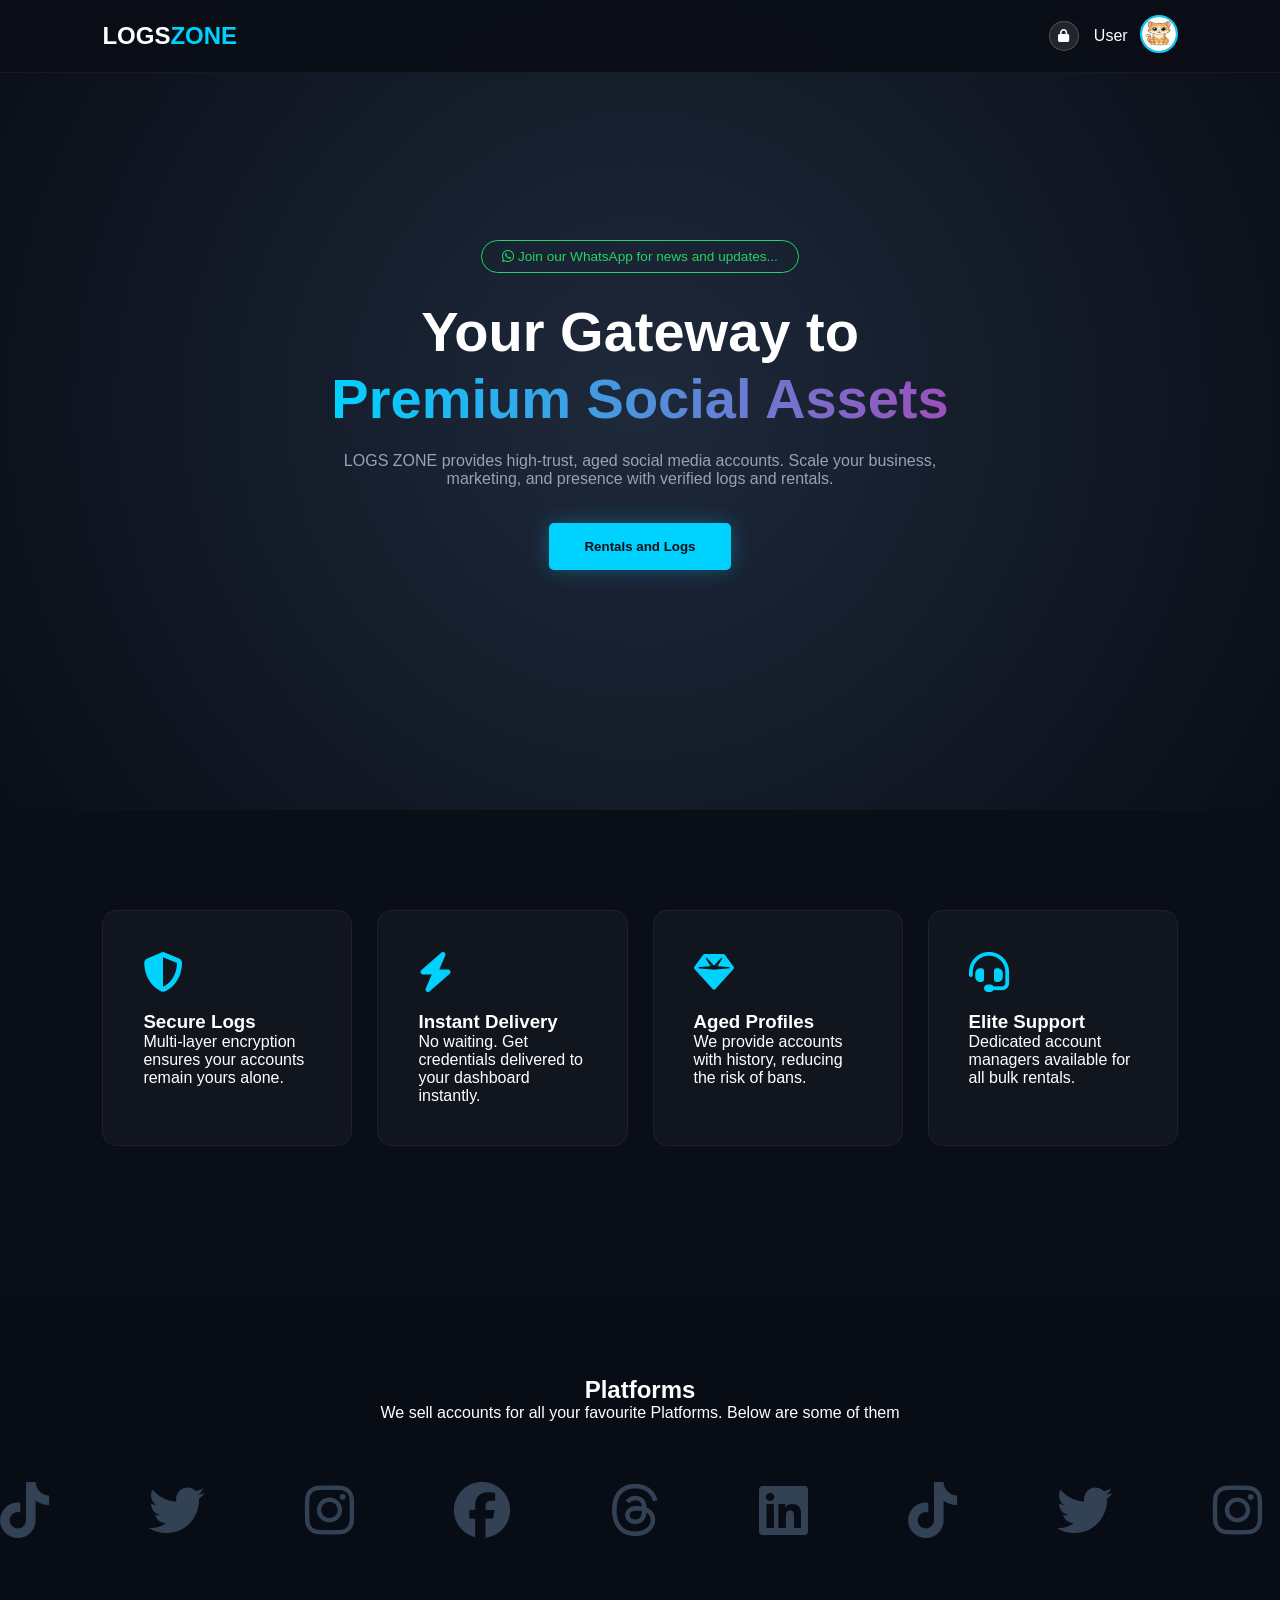
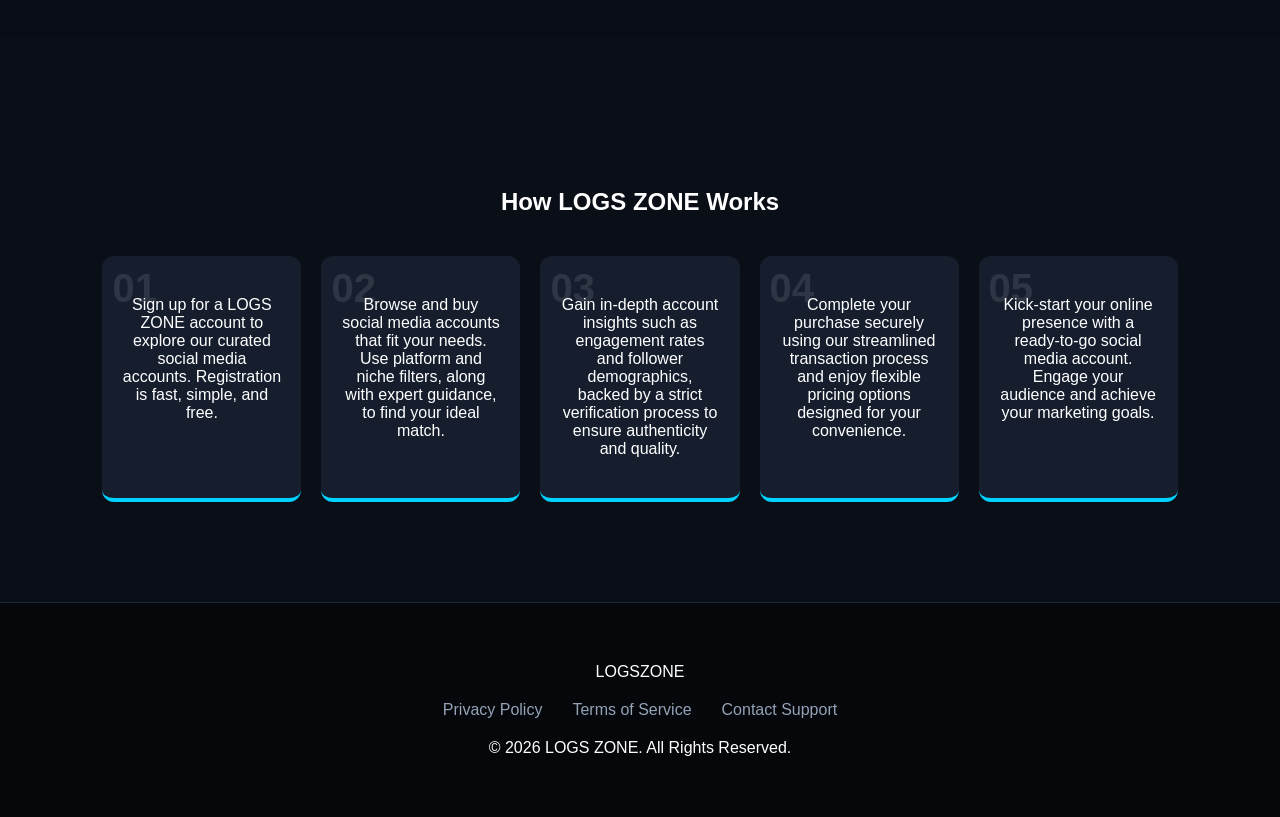
<file: index.html>
<!DOCTYPE html>
<html lang="en">
<head>
    <meta charset="UTF-8">
    <meta name="viewport" content="width=device-width, initial-scale=1.0">
    <title>LOGS ZONE | Premium Marketplace</title>
    <link rel="stylesheet" href="style.css.css">
    <link rel="stylesheet" href="https://cdnjs.cloudflare.com/ajax/libs/font-awesome/6.4.0/css/all.min.css">
    <style>
        /* Admin Button Styling */
        .admin-btn {
            width: 30px;
            height: 30px;
            border-radius: 50%;
            background: rgba(255, 255, 255, 0.1);
            border: 1px solid rgba(255, 255, 255, 0.2);
            color: white;
            display: flex;
            align-items: center;
            justify-content: center;
            cursor: pointer;
            transition: 0.3s;
            margin-right: 15px;
            font-size: 0.8rem;
        }

        .admin-btn:hover {
            background: var(--gradient, #007bff); /* Falls back to blue if var not defined */
            transform: scale(1.1);
        }

        .nav-right {
            display: flex;
            align-items: center;
        }

        /* --- POPUP MODAL STYLING --- */
        .modal {
            display: none; 
            position: fixed; 
            z-index: 1000; 
            left: 0;
            top: 0;
            width: 100%; 
            height: 100%; 
            background-color: rgba(0,0,0,0.8);
            backdrop-filter: blur(5px);
        }

        .modal-content {
            background-color: #1a1a1a;
            margin: 10% auto;
            padding: 30px;
            border: 1px solid #333;
            width: 80%;
            max-width: 500px;
            border-radius: 15px;
            color: white;
            position: relative;
            box-shadow: 0 0 20px rgba(0,0,0,0.5);
            line-height: 1.6;
        }

        .close-btn {
            position: absolute;
            top: 15px;
            left: 15px; /* X at the top corner left as requested */
            color: #aaa;
            font-size: 24px;
            font-weight: bold;
            cursor: pointer;
        }

        .close-btn:hover {
            color: #fff;
        }

        .modal-h3 {
            margin-top: 10px;
            color: #007bff;
        }
    </style>
</head>
<body>

    <nav class="navbar">
        <div class="logo">LOGS<span>ZONE</span></div>
        <div class="nav-right">
            <div class="admin-btn" onclick="checkAdminAccess()" title="Admin Access">
                <i class="fas fa-lock"></i>
            </div>

            <div class="user-trigger" id="userMenu">
                <span>User</span>
                <div class="avatar">
                    <img src="WhatsApp Image 2026-02-07 at 7.15.45 AM.jpeg" alt="User">
                </div>
                <div class="dropdown" id="dropdownMenu">
                    <a href="sign.html.html"><i class="fas fa-wallet"></i> Wallet</a>
                </div>
            </div>
        </div>
    </nav>

    <header class="hero">
        <div class="hero-content">
            <a href="http://chat.whatsapp.com/KeNfcKfMX1ACoRbmZtZn3e" class="wa-badge">
                <i class="fab fa-whatsapp"></i> Join our WhatsApp for news and updates...
            </a>
            <h1>Your Gateway to <br><span class="gradient-text">Premium Social Assets</span></h1>
            <p> LOGS ZONE provides high-trust, aged social media accounts. Scale your business, marketing, and presence with verified logs and rentals.</p>
            <button class="glow-button" onclick="window.location.href='sign.html.html'">Rentals and Logs</button>
        </div>
    </header>

    <section class="info-section">
        <div class="creative-grid">
            <div class="glass-card reveal">
                <div class="icon-box"><i class="fas fa-shield-halved"></i></div>
                <h3>Secure Logs</h3>
                <p>Multi-layer encryption ensures your accounts remain yours alone.</p>
            </div>
            <div class="glass-card reveal">
                <div class="icon-box"><i class="fas fa-bolt"></i></div>
                <h3>Instant Delivery</h3>
                <p>No waiting. Get credentials delivered to your dashboard instantly.</p>
            </div>
            <div class="glass-card reveal">
                <div class="icon-box"><i class="fas fa-gem"></i></div>
                <h3>Aged Profiles</h3>
                <p>We provide accounts with history, reducing the risk of bans.</p>
            </div>
            <div class="glass-card reveal">
                <div class="icon-box"><i class="fas fa-headset"></i></div>
                <h3>Elite Support</h3>
                <p>Dedicated account managers available for all bulk rentals.</p>
            </div>
        </div>
    </section>

    <section class="platforms-section">
        <div class="section-title">
            <h2>Platforms</h2>
            <p>We sell accounts for all your favourite Platforms. Below are some of them</p>
        </div>
        <div class="ticker-container">
            <div class="ticker-track">
                <i class="fab fa-tiktok"></i>
                <i class="fab fa-twitter"></i>
                <i class="fab fa-instagram"></i>
                <i class="fab fa-facebook"></i>
                <i class="fab fa-threads"></i>
                <i class="fab fa-linkedin"></i>
                <i class="fab fa-tiktok"></i>
                <i class="fab fa-twitter"></i>
                <i class="fab fa-instagram"></i>
                <i class="fab fa-facebook"></i>
                <i class="fab fa-threads"></i>
                <i class="fab fa-linkedin"></i>
            </div>
        </div>
    </section>

    <section class="how-it-works">
        <div class="section-title">
            <h2>How LOGS ZONE Works</h2>
        </div>
        <div class="steps-container">
            <div class="step-card reveal">
                <div class="step-num">01</div>
                <p>Sign up for a LOGS ZONE account to explore our curated social
                      media accounts. Registration is fast, simple, and free.</p>
            </div>
            <div class="step-card reveal">
                <div class="step-num">02</div>
                <p>Browse and buy social media accounts that fit your needs. Use platform and niche filters, 
                    along with expert guidance, to find your ideal match.</p>
            </div>
            <div class="step-card reveal">
                <div class="step-num">03</div>
                <p>Gain in-depth account insights such as engagement rates and follower demographics, 
                    backed by a strict verification process to ensure authenticity and quality.</p>
            </div>
            <div class="step-card reveal">
                <div class="step-num">04</div>
                <p>Complete your purchase securely using our streamlined transaction process
                      and enjoy flexible pricing options designed for your convenience.</p>
            </div>
            <div class="step-card reveal">
                <div class="step-num">05</div>
                <p>Kick-start your online presence with a ready-to-go social media account. 
                    Engage your audience and achieve your marketing goals.</p>
            </div>
        </div>
    </section>

    <footer>
        <div class="footer-inner">
            <div class="footer-logo">LOGS<span>ZONE</span></div>
            <ul class="footer-links">
                <li><a href="javascript:void(0)" onclick="openModal('privacyModal')">Privacy Policy</a></li>
                <li><a href="javascript:void(0)" onclick="openModal('termsModal')">Terms of Service</a></li>
                <li><a href="javascript:void(0)" onclick="openModal('supportModal')">Contact Support</a></li>
            </ul>
            <p>&copy; 2026 LOGS ZONE. All Rights Reserved.</p>
        </div>
    </footer>

    <div id="privacyModal" class="modal">
        <div class="modal-content">
            <span class="close-btn" onclick="closeModal('privacyModal')">&times;</span>
            <h3 class="modal-h3">Privacy Policy</h3>
            <p>At LOGS ZONE, your privacy is our priority. We use industry-standard encryption to protect your personal data and transaction history. We do not share your information with third parties without your explicit consent.</p>
        </div>
    </div>

    <div id="termsModal" class="modal">
        <div class="modal-content">
            <span class="close-btn" onclick="closeModal('termsModal')">&times;</span>
            <h3 class="modal-h3">Terms of Service</h3>
            <p>By using LOGS ZONE, you agree to our terms. All sales are final once credentials are delivered. Accounts should be used for legitimate marketing purposes only. We are not responsible for any misuse of accounts post-purchase.</p>
        </div>
    </div>

    <div id="supportModal" class="modal">
        <div class="modal-content">
            <span class="close-btn" onclick="closeModal('supportModal')">&times;</span>
            <h3 class="modal-h3">Contact Support</h3>
            <p>Having issues or need a custom order? Contact our elite support team:</p>
            <p style="font-size: 1.2rem; font-weight: bold; margin-top: 10px;">
               <i class="fas fa-phone"></i> +234 901 380 0994
            </p>
        </div>
    </div>

    <script src="script.js"></script>
    <script>
        function checkAdminAccess() {
            const passcode = prompt("Please enter admin passcode:");
            if (passcode === "bigL$$") {
                window.location.href = "admin.html.html"; 
            } else {
                alert("Unavailable to users.");
            }
        }

        // Functions for the Footer Popups
        function openModal(modalId) {
            document.getElementById(modalId).style.display = "block";
        }

        function closeModal(modalId) {
            document.getElementById(modalId).style.display = "none";
        }

        // Close modal if user clicks outside of it
        window.onclick = function(event) {
            if (event.target.className === 'modal') {
                event.target.style.display = "none";
            }
        }
    </script>
</body>
</html>
</file>
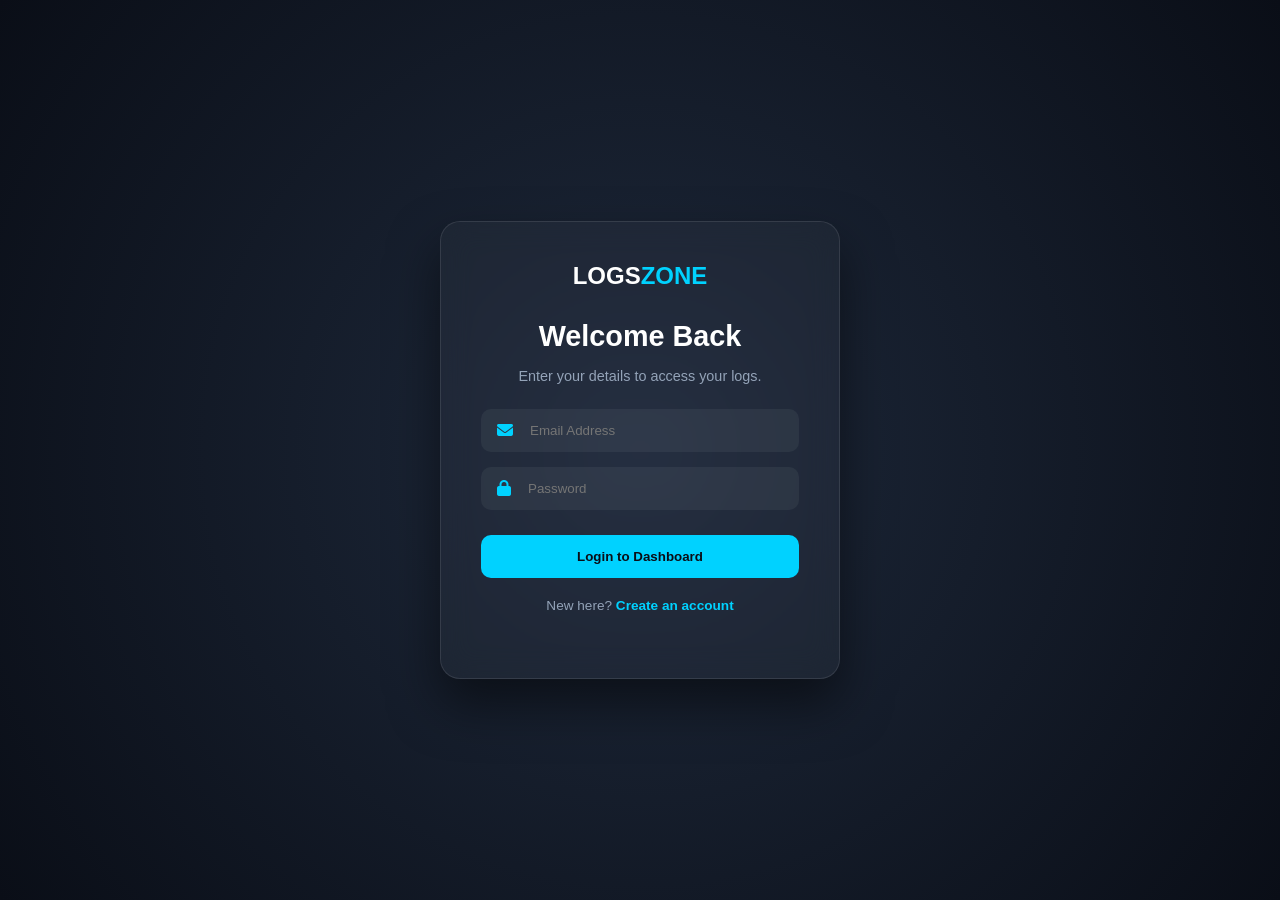
<file: sign.html.html>
<!DOCTYPE html>
<html lang="en">
<head>
    <meta charset="UTF-8">
    <meta name="viewport" content="width=device-width, initial-scale=1.0">
    <title>Access | LOGS ZONE</title>
    <link rel="stylesheet" href="auth-style.css.css">
    <link rel="stylesheet" href="https://cdnjs.cloudflare.com/ajax/libs/font-awesome/6.4.0/css/all.min.css">
</head>
<body>

    <div class="auth-container">
        <div class="auth-card">
            <div class="logo">LOGS<span>ZONE</span></div>
            
            <div id="loginForm" class="form-box">
                <h2>Welcome Back</h2>
                <p>Enter your details to access your logs.</p>
                <div class="input-group">
                    <i class="fas fa-envelope"></i>
                    <input type="email" id="loginEmail" placeholder="Email Address">
                </div>
                <div class="input-group">
                    <i class="fas fa-lock"></i>
                    <input type="password" id="loginPass" placeholder="Password">
                </div>
                <button class="auth-btn" onclick="handleLogin()">Login to Dashboard</button>
                <p class="toggle-text">New here? <span onclick="toggleAuth()">Create an account</span></p>
            </div>

            <div id="signupForm" class="form-box hidden">
                <h2>Create Account</h2>
                <p>Join the elite network of Social Logs.</p>
                <div class="input-group">
                    <i class="fas fa-user"></i>
                    <input type="text" id="regName" placeholder="Full Name">
                </div>
                <div class="input-group">
                    <i class="fas fa-envelope"></i>
                    <input type="email" id="regEmail" placeholder="Email Address">
                </div>
                <div class="input-group">
                    <i class="fas fa-lock"></i>
                    <input type="password" id="regPass" placeholder="Password">
                </div>
                <button class="auth-btn" onclick="handleSignup()">Sign Up</button>
                <p class="toggle-text">Already a member? <span onclick="toggleAuth()">Log In</span></p>
            </div>
        </div>
    </div>

    <script src="auth.js"></script>
</body>
</html>
</file>
<file: style.css.css>
:root {
    --midnight: #0a0e17;
    --deep-blue: #161e2e;
    --accent: #00d2ff;
    --accent-purple: #9d50bb;
    --text-dim: #94a3b8;
    --white: #ffffff;
}

* { margin: 0; padding: 0; box-sizing: border-box; font-family: 'Segoe UI', Roboto, sans-serif; }
body { background-color: var(--midnight); color: var(--white); overflow-x: hidden; }

/* Navbar */
.navbar {
    display: flex; justify-content: space-between; align-items: center;
    padding: 15px 8%; background: rgba(10, 14, 23, 0.9);
    backdrop-filter: blur(10px); position: fixed; width: 100%; top: 0; z-index: 1000;
    border-bottom: 1px solid rgba(255, 255, 255, 0.05);
}
.logo { font-size: 1.5rem; font-weight: 800; }
.logo span { color: var(--accent); }
.user-trigger { display: flex; align-items: center; gap: 12px; cursor: pointer; position: relative; }
.avatar img { width: 38px; height: 38px; border-radius: 50%; border: 2px solid var(--accent); }

.dropdown {
    position: absolute; top: 120%; right: 0; background: var(--deep-blue);
    min-width: 160px; border-radius: 8px; display: none;
    border: 1px solid rgba(255,255,255,0.1); box-shadow: 0 10px 25px rgba(0,0,0,0.5);
}
.dropdown.active { display: block; animation: slideDown 0.3s ease; }
.dropdown a { display: block; padding: 12px 20px; color: white; text-decoration: none; font-size: 0.9rem; }
.dropdown a:hover { background: var(--accent); color: var(--midnight); }

/* Hero */
.hero {
    height: 90vh; display: flex; align-items: center; justify-content: center;
    text-align: center; padding: 0 10%; 
    background: radial-gradient(circle at center, #1e293b 0%, #0a0e17 100%);
}
.wa-badge {
    text-decoration: none; color: #25d366; border: 1px solid #25d366;
    padding: 8px 20px; border-radius: 50px; font-size: 0.85rem; display: inline-block; margin-bottom: 25px;
}
.hero h1 { font-size: 3.5rem; line-height: 1.2; margin-bottom: 20px; }
.gradient-text { background: linear-gradient(to right, var(--accent), var(--accent-purple)); -webkit-background-clip: text; -webkit-text-fill-color: transparent; }
.hero p { color: var(--text-dim); max-width: 650px; margin: 0 auto 35px; }
.glow-button {
    background: var(--accent); color: var(--midnight); border: none;
    padding: 16px 35px; border-radius: 5px; font-weight: bold; cursor: pointer;
    box-shadow: 0 0 20px rgba(0, 210, 255, 0.3); transition: 0.3s;
}
.glow-button:hover { transform: scale(1.05); box-shadow: 0 0 30px rgba(0, 210, 255, 0.5); }

/* Info Section (4 Boxes) */
.info-section { padding: 100px 8%; }
.creative-grid { display: grid; grid-template-columns: repeat(auto-fit, minmax(240px, 1fr)); gap: 25px; }
.glass-card {
    background: rgba(255, 255, 255, 0.03); padding: 40px; border-radius: 15px;
    border: 1px solid rgba(255, 255, 255, 0.05); transition: 0.3s;
}
.glass-card:hover { background: rgba(255, 255, 255, 0.08); transform: translateY(-10px); }
.icon-box { font-size: 2.5rem; color: var(--accent); margin-bottom: 15px; }

/* Platforms (Ticker) */
.platforms-section { padding: 80px 0; background: #080c14; margin: 50px 0; }
.section-title { text-align: center; margin-bottom: 40px; }
.ticker-container { overflow: hidden; white-space: nowrap; padding: 20px 0; }
.ticker-track { display: flex; gap: 100px; animation: scroll 25s linear infinite; width: max-content; }
.ticker-track i { font-size: 3.5rem; color: #334155; transition: 0.3s; }
.ticker-track i:hover { color: var(--accent); }

/* How it Works (5 Boxes) */
.how-it-works { padding: 100px 8%; margin-top: 50px; }
.steps-container { display: grid; grid-template-columns: repeat(auto-fit, minmax(180px, 1fr)); gap: 20px; }
.step-card {
    background: var(--deep-blue); padding: 40px 20px; border-radius: 12px;
    text-align: center; border-bottom: 4px solid var(--accent); position: relative;
}
.step-num { font-size: 2.5rem; font-weight: 800; opacity: 0.1; position: absolute; top: 10px; left: 10px; }

/* Scroll Animations */
.reveal { opacity: 0; transform: translateY(30px); transition: 0.8s ease-out; }
.reveal.visible { opacity: 1; transform: translateY(0); }

/* Footer */
footer { padding: 60px 8%; background: #05070a; text-align: center; border-top: 1px solid #1e293b; }
.footer-links { list-style: none; display: flex; justify-content: center; gap: 30px; margin: 20px 0; }
.footer-links a { color: var(--text-dim); text-decoration: none; }

@keyframes scroll { 0% { transform: translateX(0); } 100% { transform: translateX(-50%); } }
@keyframes slideDown { from { opacity: 0; transform: translateY(-10px); } to { opacity: 1; transform: translateY(0); } }

@media (max-width: 768px) { .hero h1 { font-size: 2.5rem; } }
</file>
<file: auth-style.css.css>
:root {
    --midnight: #0a0e17;
    --deep-blue: #161e2e;
    --accent: #00d2ff;
    --white: #ffffff;
}

body {
    margin: 0; padding: 0;
    font-family: 'Segoe UI', sans-serif;
    background: radial-gradient(circle at center, #1e293b 0%, #0a0e17 100%);
    height: 100vh;
    display: flex; align-items: center; justify-content: center;
    color: white;
}

.auth-container { width: 100%; max-width: 400px; padding: 20px; }

.auth-card {
    background: rgba(255, 255, 255, 0.03);
    backdrop-filter: blur(15px);
    padding: 40px;
    border-radius: 20px;
    border: 1px solid rgba(255, 255, 255, 0.1);
    box-shadow: 0 25px 50px rgba(0,0,0,0.5);
    text-align: center;
}

.logo { font-size: 1.5rem; font-weight: 800; margin-bottom: 30px; }
.logo span { color: var(--accent); }

h2 { font-size: 1.8rem; margin-bottom: 10px; }
p { color: #94a3b8; font-size: 0.9rem; margin-bottom: 25px; }

.input-group {
    background: rgba(255, 255, 255, 0.05);
    display: flex; align-items: center;
    padding: 12px 15px;
    border-radius: 10px;
    margin-bottom: 15px;
    border: 1px solid transparent;
    transition: 0.3s;
}

.input-group:focus-within { border-color: var(--accent); background: rgba(255,255,255,0.1); }
.input-group i { color: var(--accent); margin-right: 15px; }
.input-group input {
    background: none; border: none; color: white; outline: none; width: 100%;
}

.auth-btn {
    width: 100%; padding: 14px; border-radius: 10px; border: none;
    background: var(--accent); color: var(--midnight);
    font-weight: bold; cursor: pointer; transition: 0.3s; margin-top: 10px;
}

.auth-btn:hover { transform: translateY(-2px); box-shadow: 0 5px 15px rgba(0, 210, 255, 0.4); }

.toggle-text { margin-top: 20px; font-size: 0.85rem; }
.toggle-text span { color: var(--accent); cursor: pointer; font-weight: bold; }

.hidden { display: none; }
</file>
